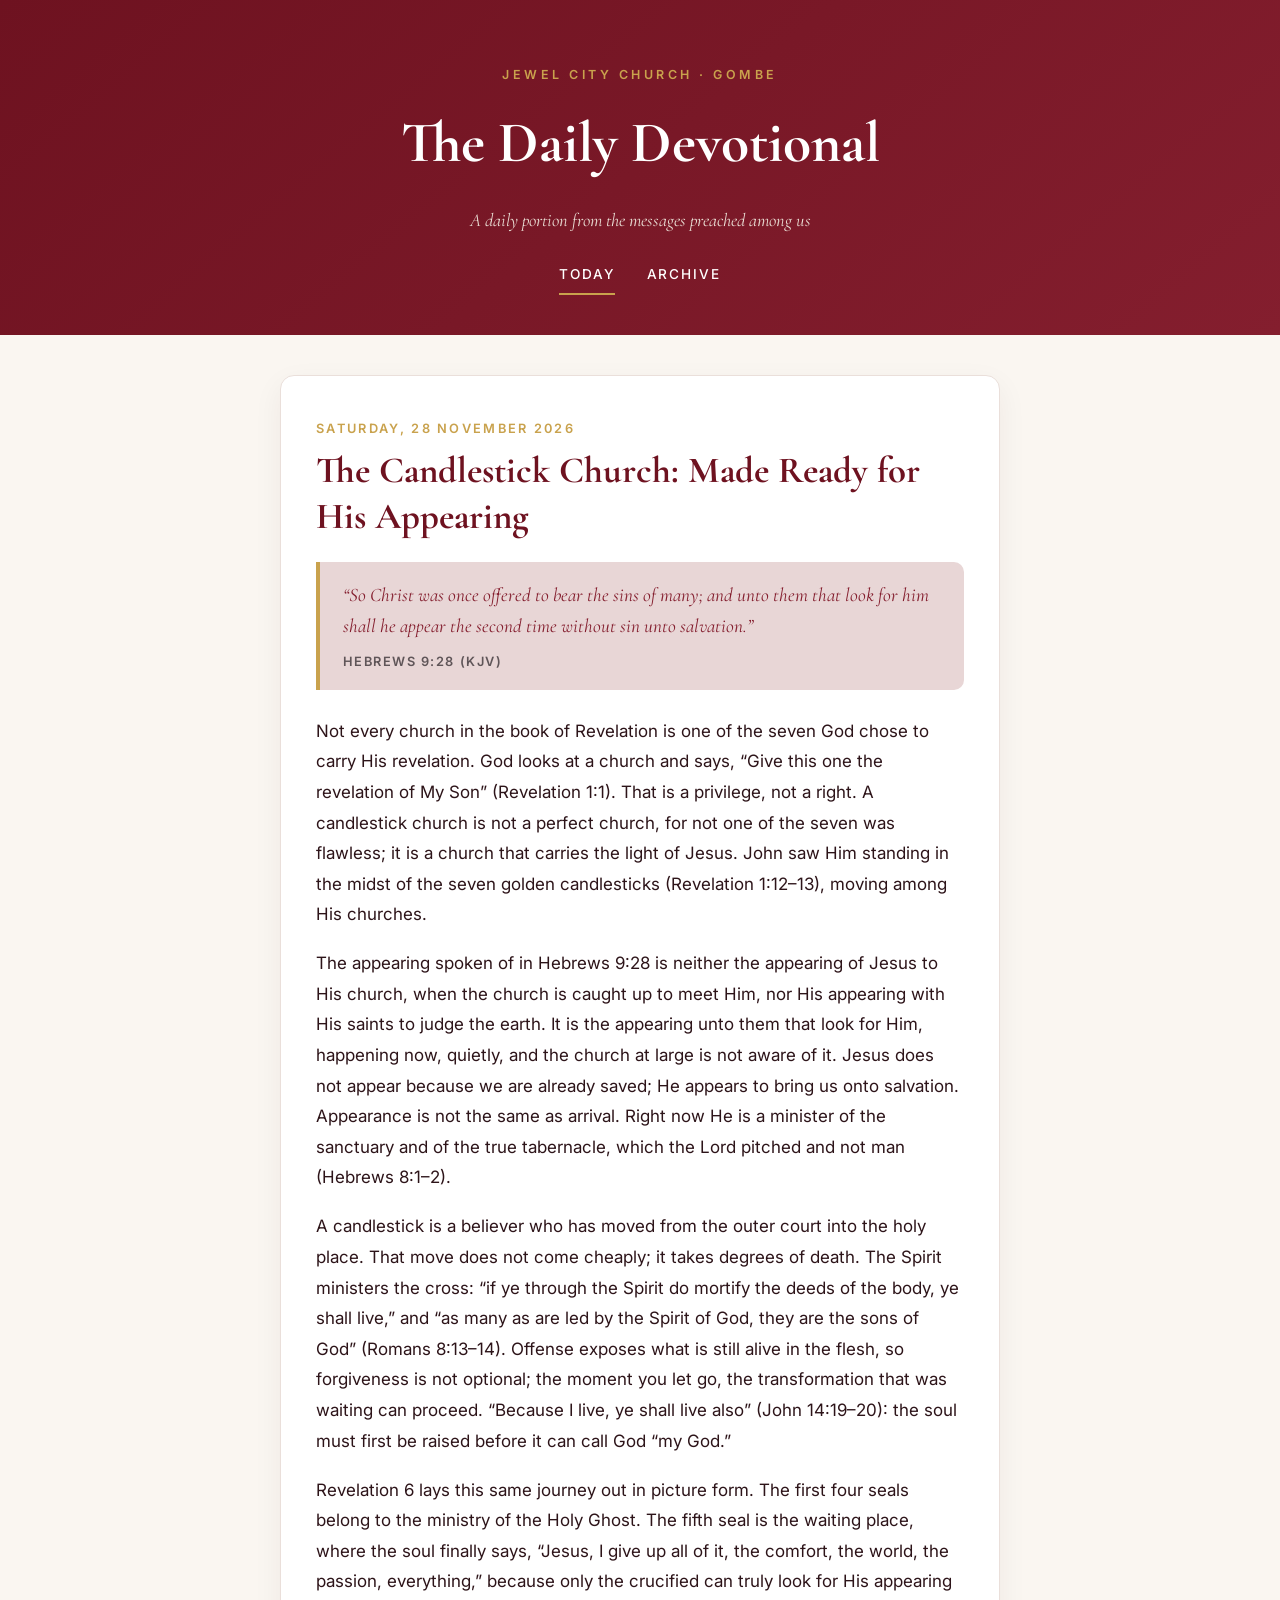
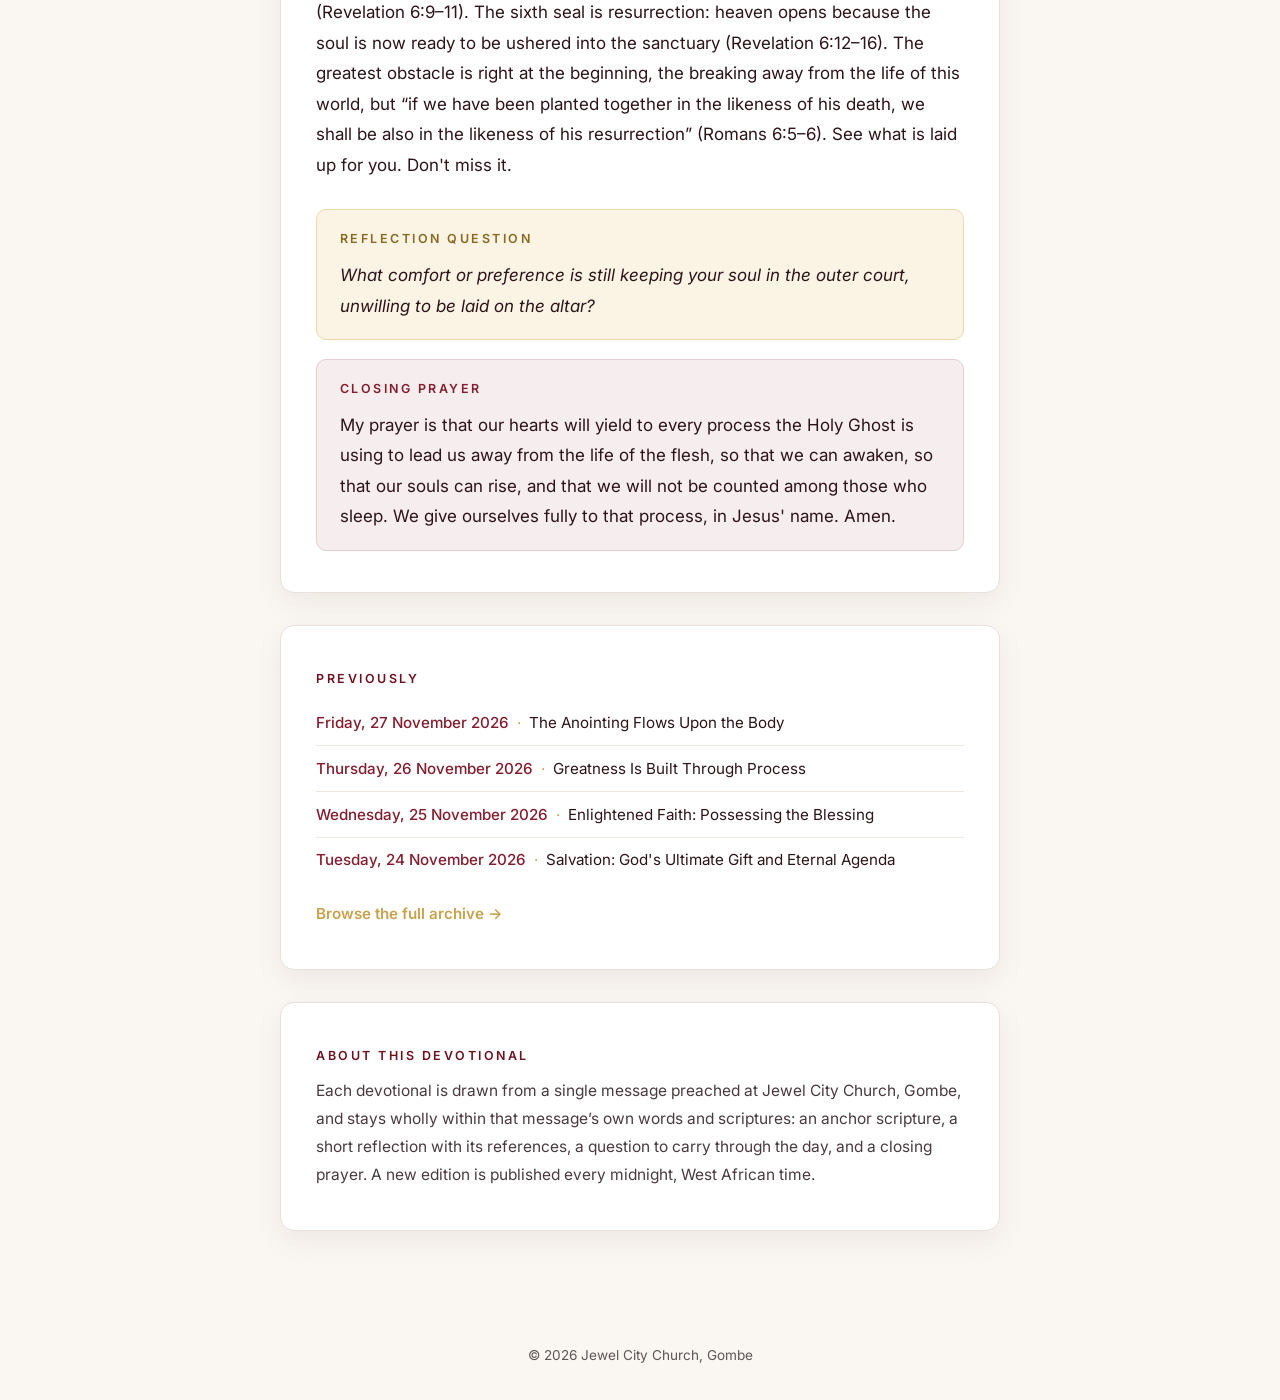
<file: index.html>
<!doctype html>
<html lang='en'>
<head>
<meta charset='utf-8'>
<meta name='viewport' content='width=device-width, initial-scale=1'>
<title>Daily Devotional · Jewel City Church, Gombe</title>
<meta name='description' content='A daily devotional drawn from the messages preached at Jewel City Church, Gombe. A new edition every midnight, West African time.'>
<link rel='preconnect' href='https://fonts.googleapis.com'>
<link rel='preconnect' href='https://fonts.gstatic.com' crossorigin>
<link href='https://fonts.googleapis.com/css2?family=Cormorant+Garamond:ital,wght@0,600;0,700;1,500&family=Inter:wght@400;500;600&display=swap' rel='stylesheet'>
<link rel='stylesheet' href='styles.css'>
<link rel="icon" href="favicon.ico" sizes="any">
<link rel="apple-touch-icon" href="apple-touch-icon.png">
<link rel="manifest" href="manifest.json">
<meta name="theme-color" content="#6E1220">
</head>
<body>
<header class='site'>
<p class='eyebrow'>Jewel City Church · Gombe</p>
<h1>The Daily Devotional</h1>
<p class='tagline'>A daily portion from the messages preached among us</p>
<nav><a href='index.html' class='active'>Today</a><a href='archive.html'>Archive</a></nav>
</header>
<main>
<article id='featured' class='card'></article>
<section class='card'>
<h3 class='block-label'>Previously</h3>
<ul id='recent' class='recent-list'></ul>
<p class='all-link'><a href='archive.html'>Browse the full archive →</a></p>
</section>
<section class='card'>
<h3 class='block-label'>About this devotional</h3>
<p class='about-text'>Each devotional is drawn from a single message preached at Jewel City Church, Gombe, and stays wholly within that message’s own words and scriptures: an anchor scripture, a short reflection with its references, a question to carry through the day, and a closing prayer. A new edition is published every midnight, West African time.</p>
</section>
</main>
<footer class='site-foot'><p>© 2026 Jewel City Church, Gombe</p></footer>
<script src='devotions.js'></script>
<script>
function esc(s){return s.replace(/&/g,'&amp;').replace(/</g,'&lt;')}
function headerHTML(e){return `<p class='date'>${esc(e.display)}</p><h2>${esc(e.title)}</h2>`}
function anchorHTML(e){return `<blockquote class='anchor'><p>${esc(e.anchorText)}</p><cite>${esc(e.anchorRef)}</cite></blockquote>`}
function bodyHTML(e){const ps=e.paragraphs.map(p=>`<p>${esc(p)}</p>`).join('');return anchorHTML(e)+`<div class='body'>${ps}</div><section class='reflection'><h3>Reflection question</h3><p>${esc(e.reflection)}</p></section><section class='prayer'><h3>Closing prayer</h3><p>${esc(e.prayer)}</p></section>`}
const d=DEVOTIONS[0];
document.getElementById('featured').innerHTML=headerHTML(d)+bodyHTML(d);
document.getElementById('recent').innerHTML=DEVOTIONS.slice(1,5).map(e=>`<li><a href='archive.html'>${esc(e.display)}</a><span class='sep'>·</span>${esc(e.title)}</li>`).join('');
</script>
</body>
</html>
</file>
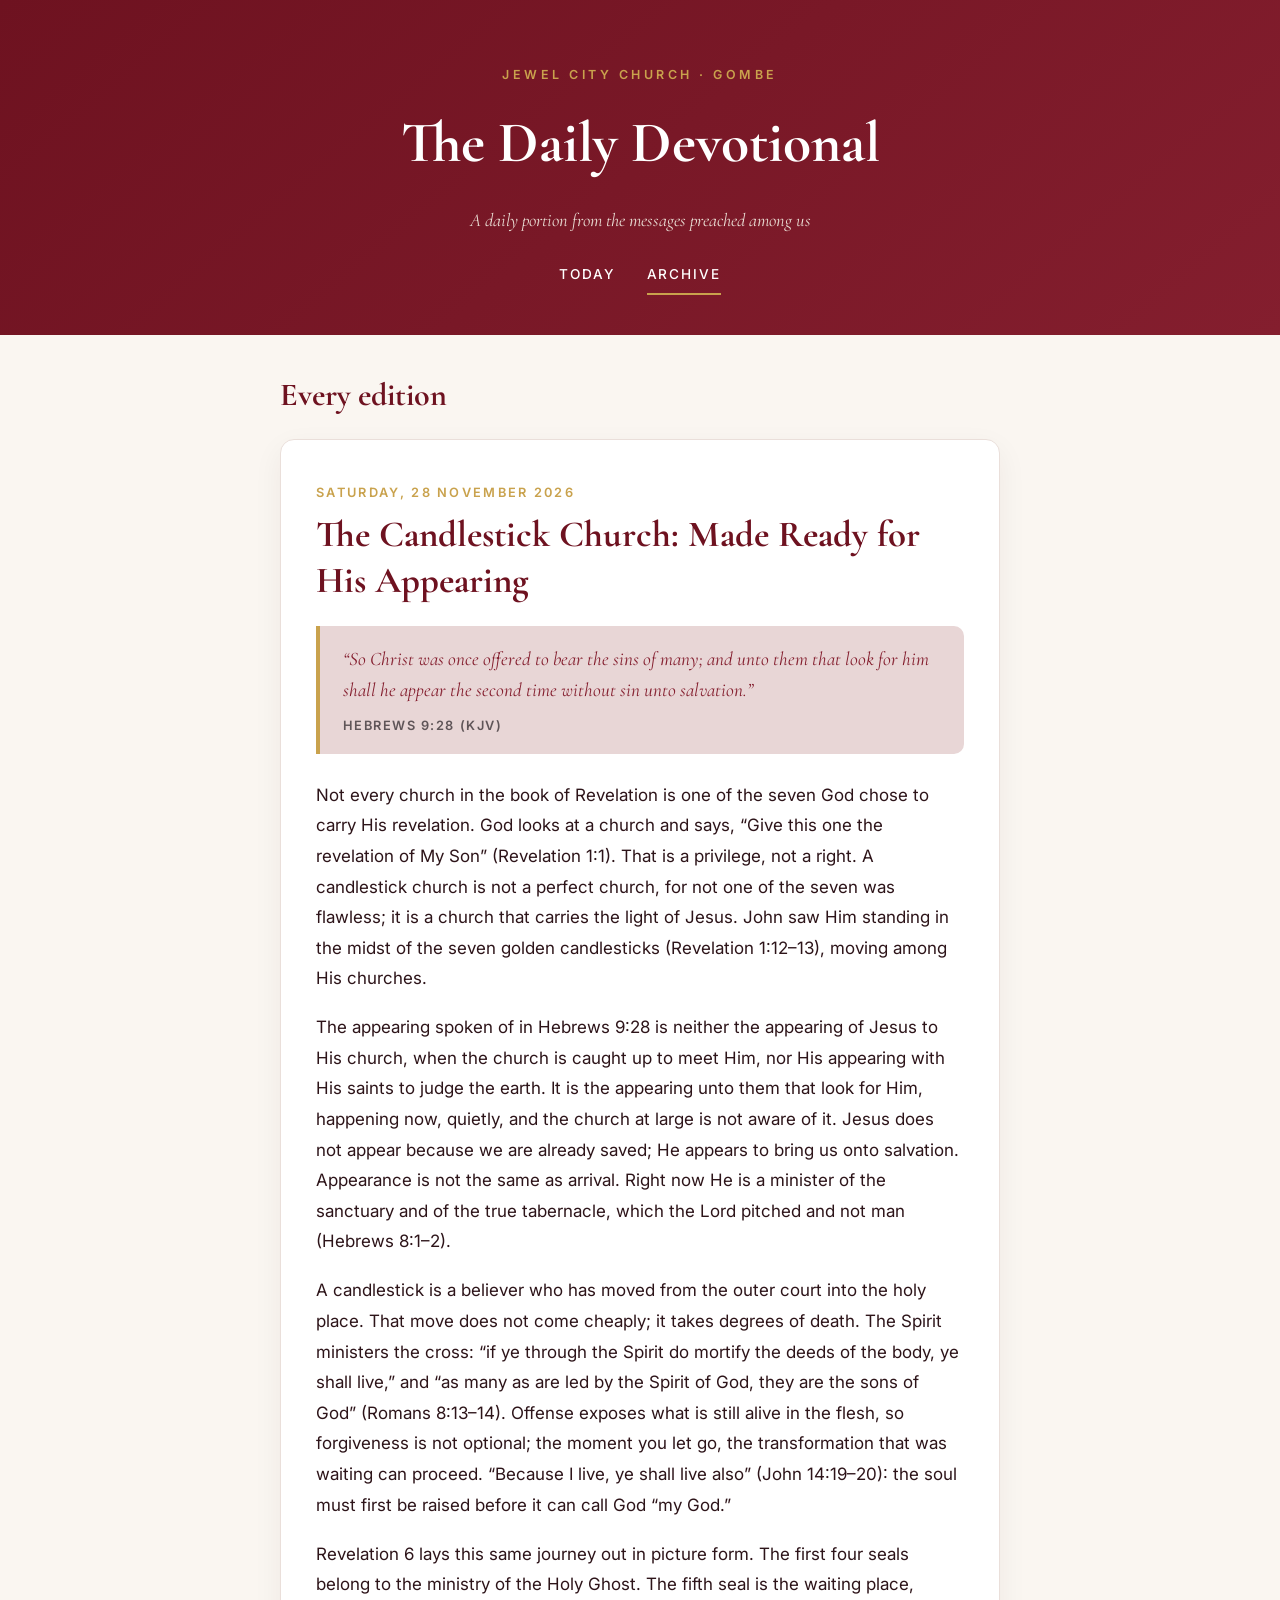
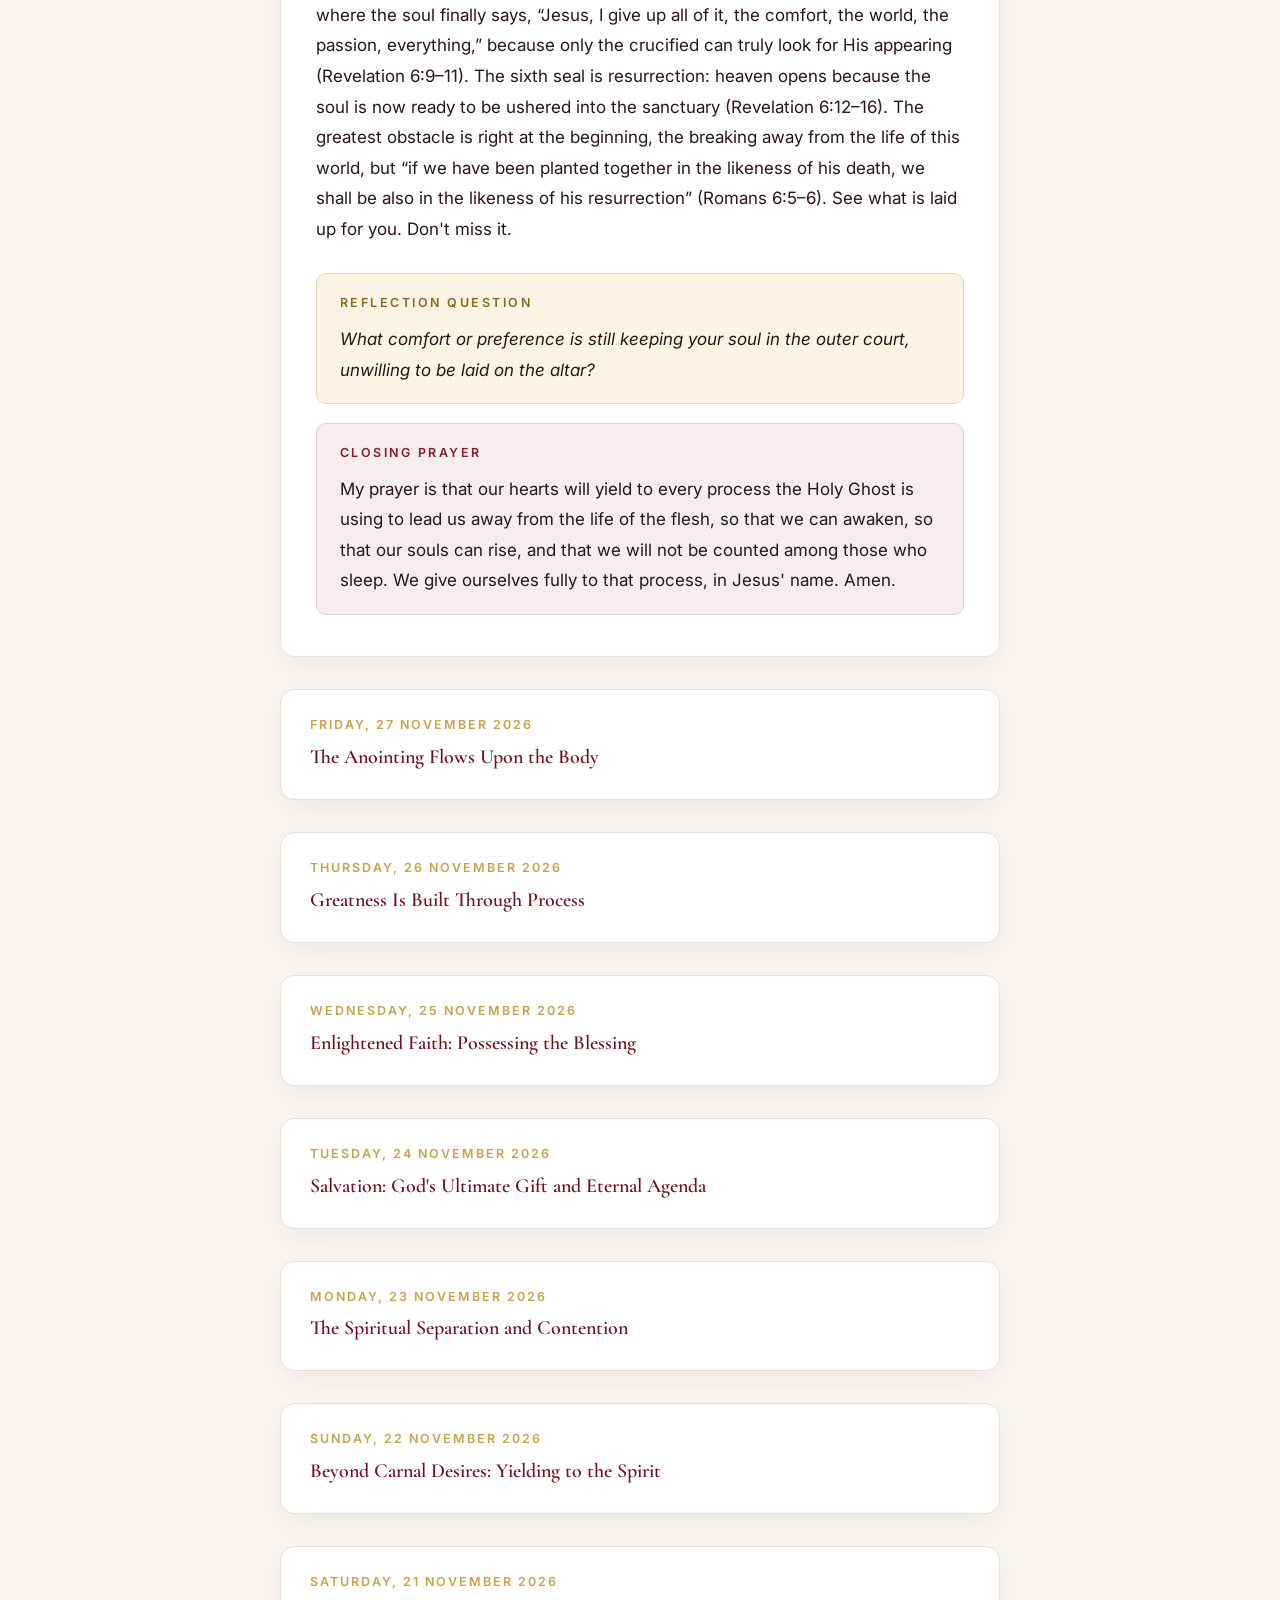
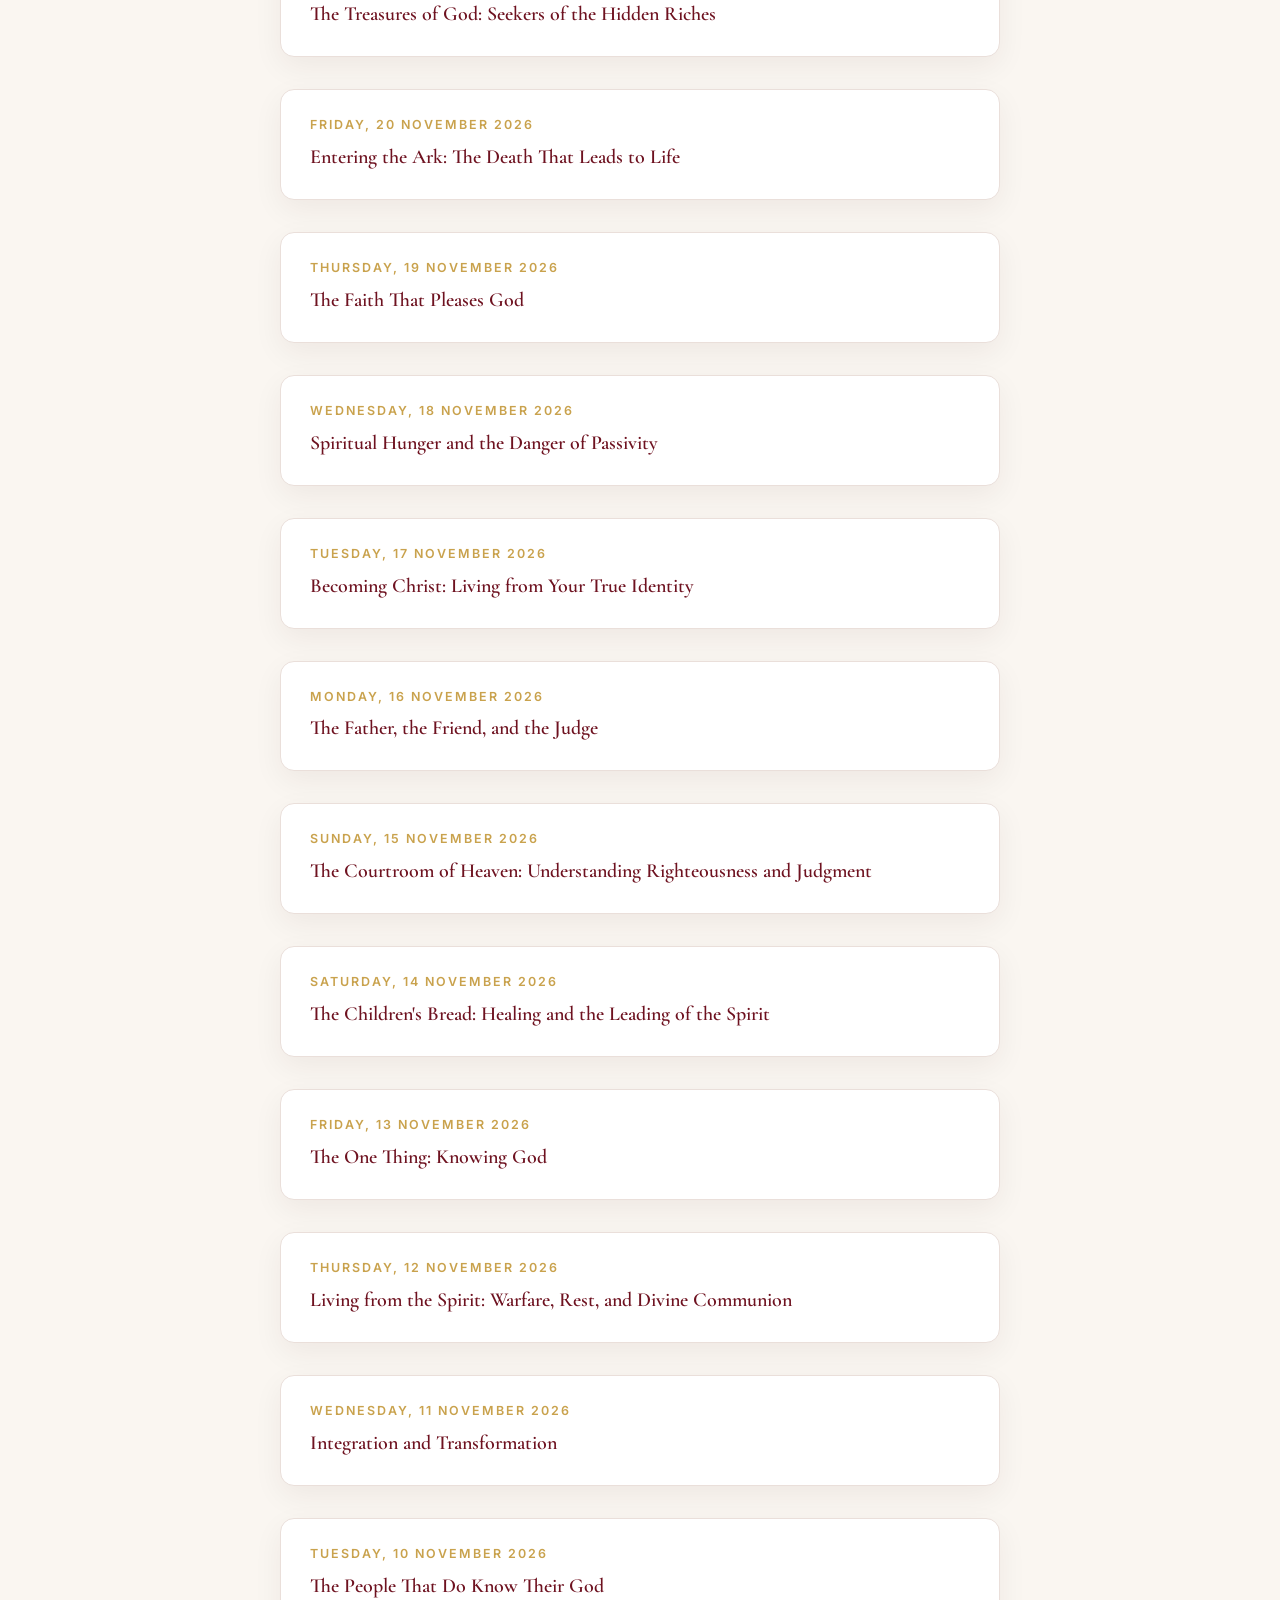
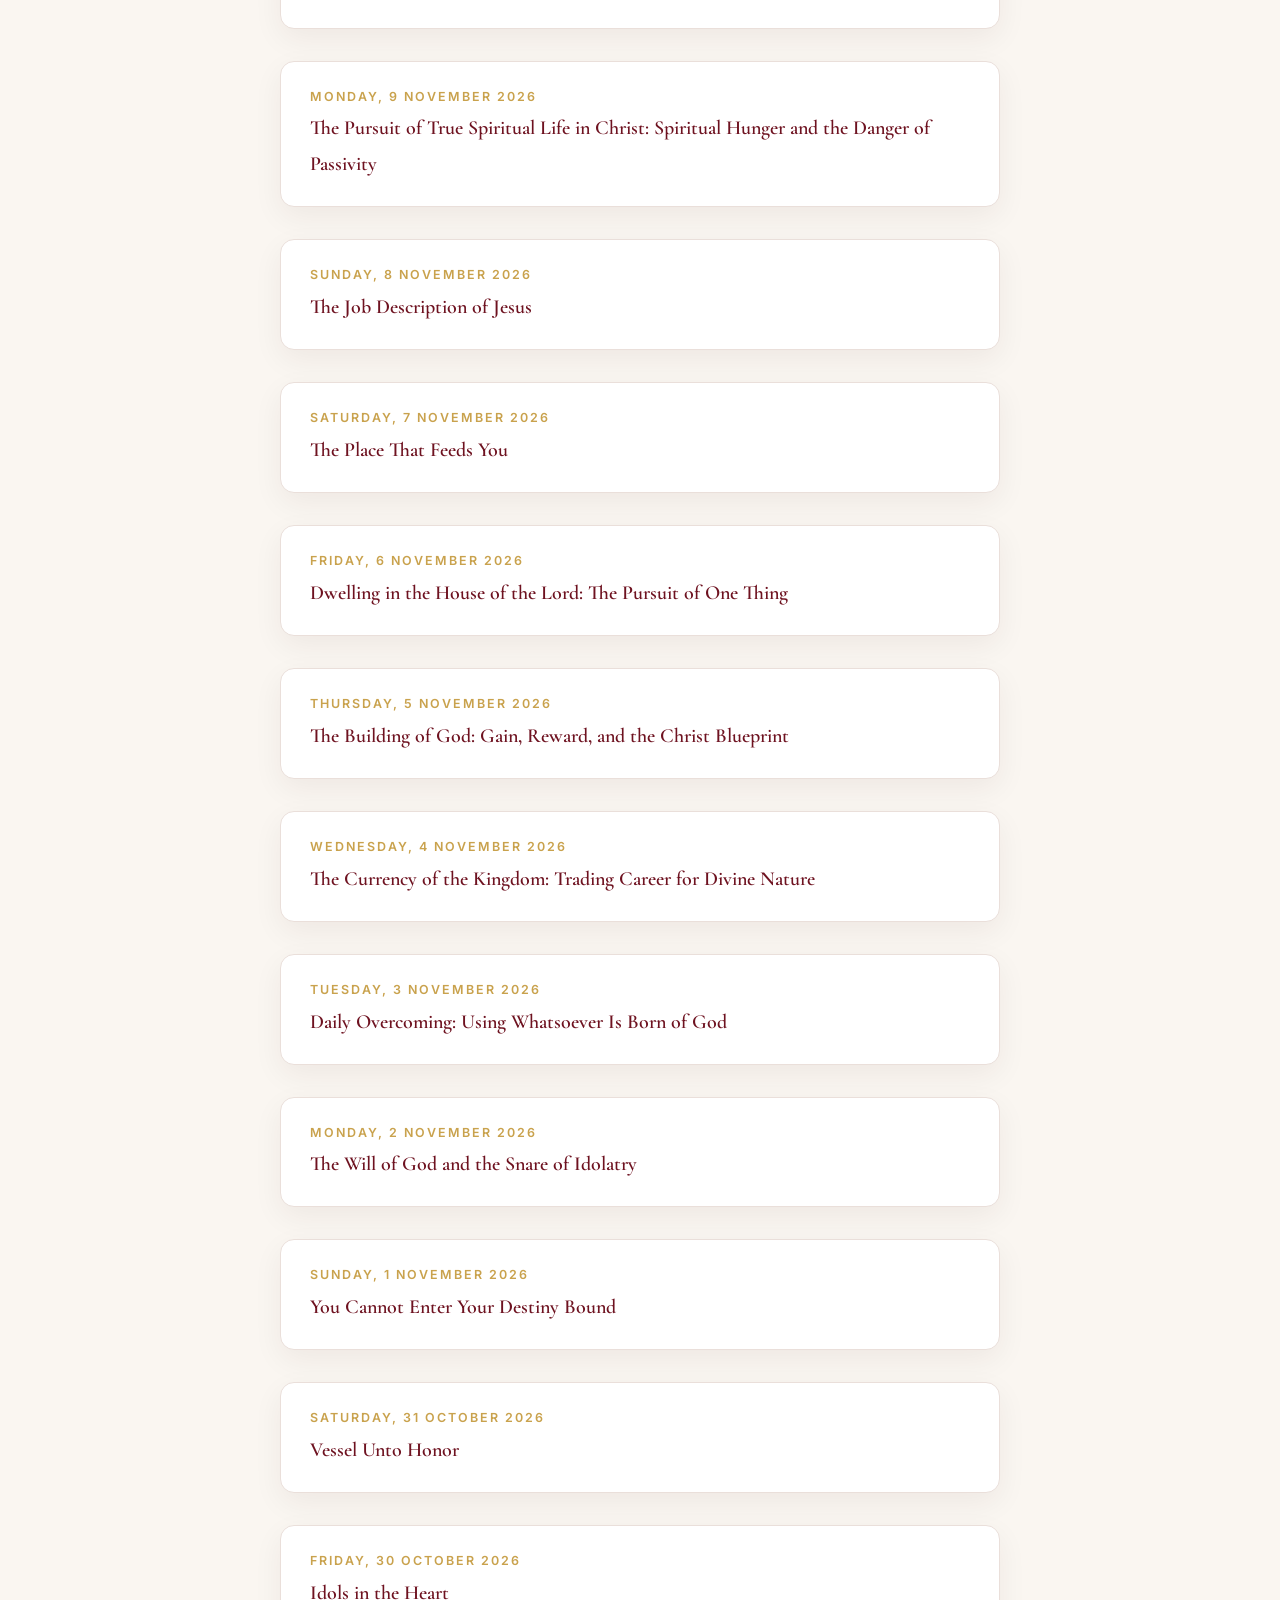
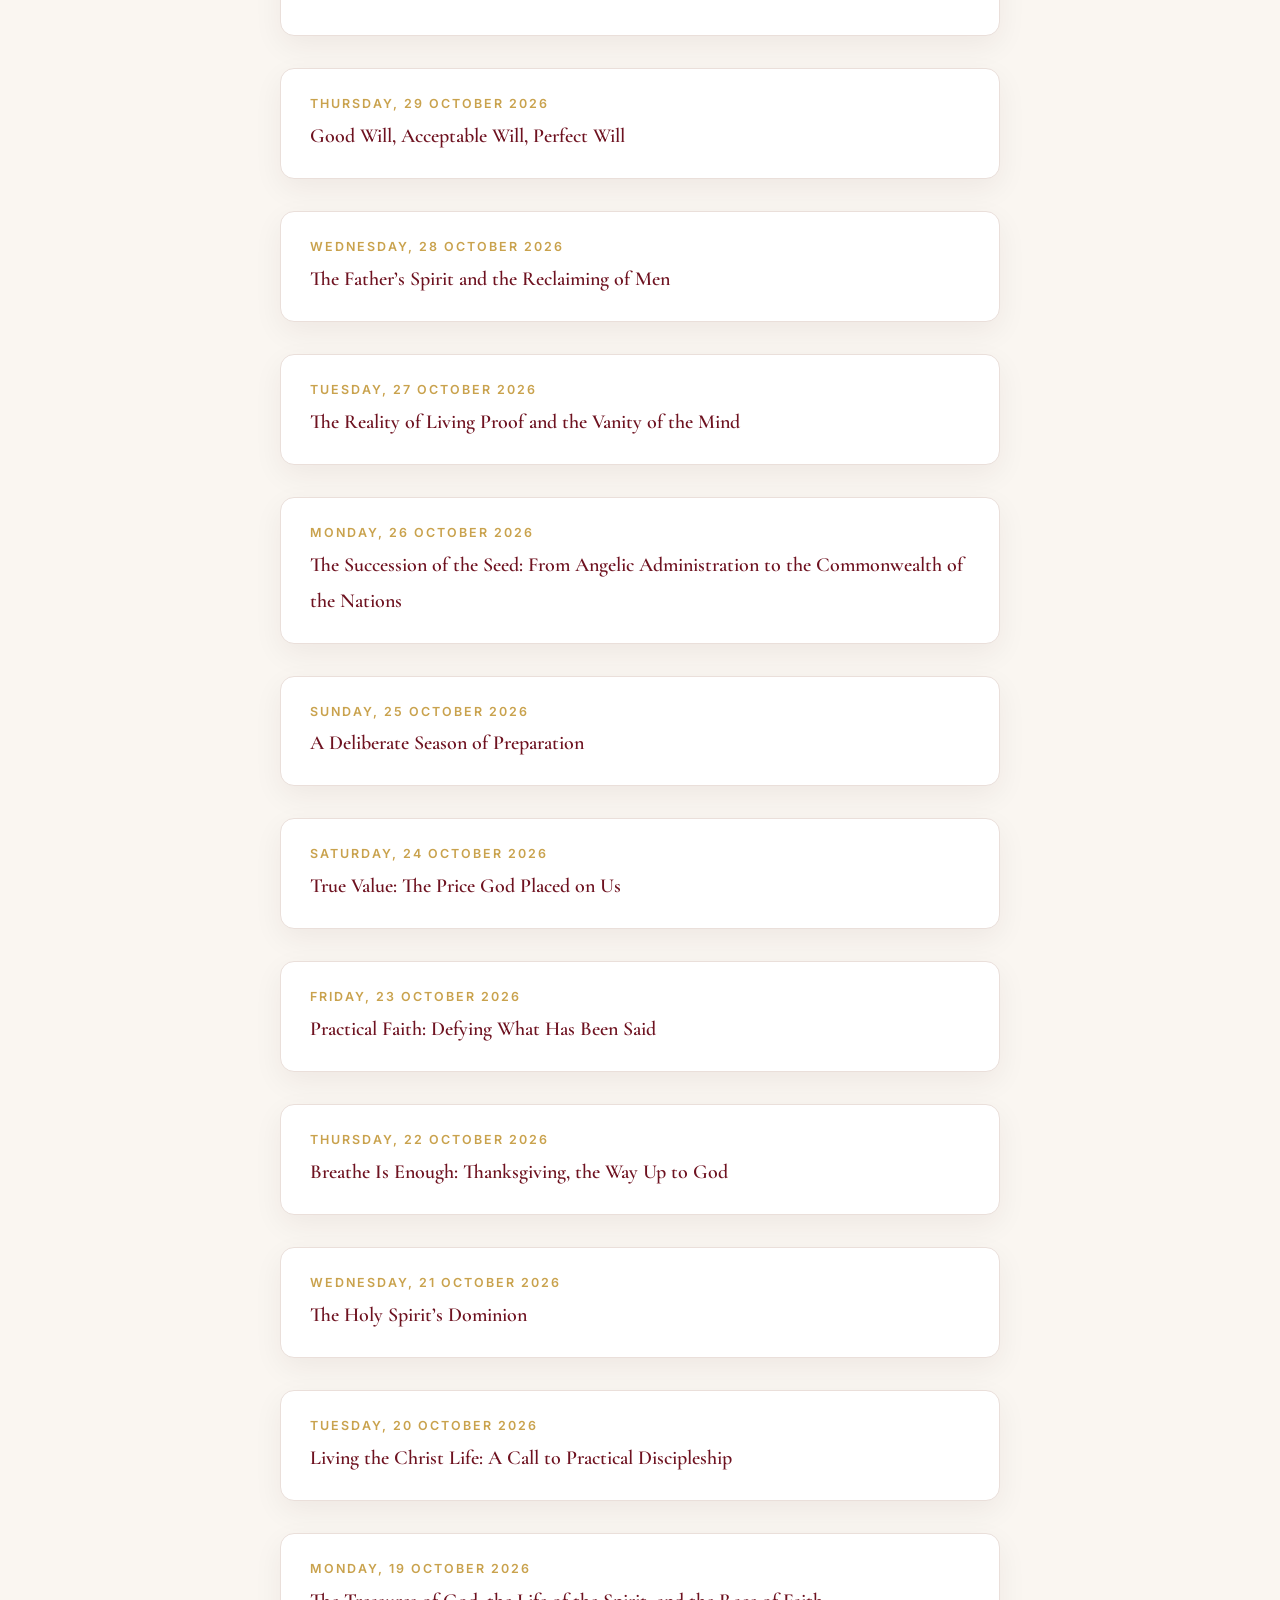
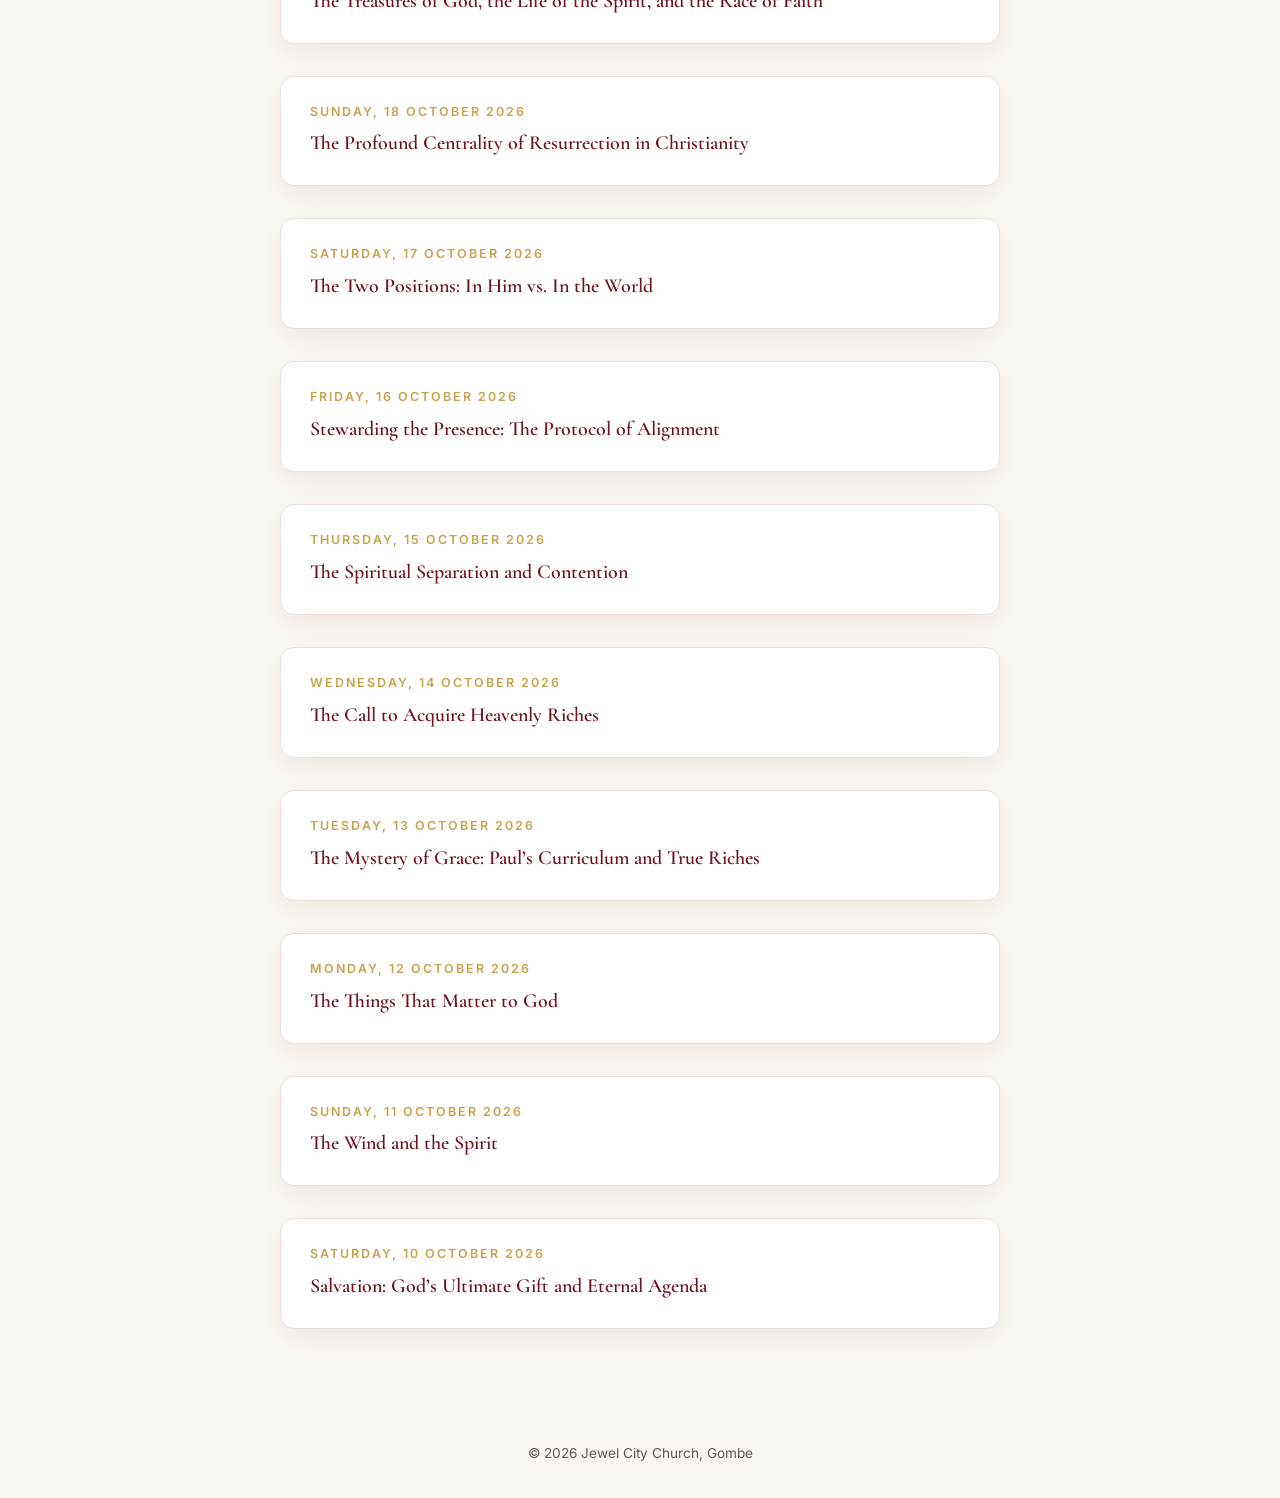
<file: archive.html>
<!doctype html>
<html lang='en'>
<head>
<meta charset='utf-8'>
<meta name='viewport' content='width=device-width, initial-scale=1'>
<title>Archive · Daily Devotional · Jewel City Church, Gombe</title>
<meta name='description' content='Every edition of the daily devotional of Jewel City Church, Gombe.'>
<link rel='preconnect' href='https://fonts.googleapis.com'>
<link rel='preconnect' href='https://fonts.gstatic.com' crossorigin>
<link href='https://fonts.googleapis.com/css2?family=Cormorant+Garamond:ital,wght@0,600;0,700;1,500&family=Inter:wght@400;500;600&display=swap' rel='stylesheet'>
<link rel='stylesheet' href='styles.css'>
<link rel="icon" href="favicon.ico" sizes="any">
<link rel="apple-touch-icon" href="apple-touch-icon.png">
<link rel="manifest" href="manifest.json">
<meta name="theme-color" content="#6E1220">
</head>
<body>
<header class='site'>
<p class='eyebrow'>Jewel City Church · Gombe</p>
<h1>The Daily Devotional</h1>
<p class='tagline'>A daily portion from the messages preached among us</p>
<nav><a href='index.html'>Today</a><a href='archive.html' class='active'>Archive</a></nav>
</header>
<main>
<h2 class='page-title'>Every edition</h2>
<div id='list'></div>
</main>
<footer class='site-foot'><p>© 2026 Jewel City Church, Gombe</p></footer>
<script src='devotions.js'></script>
<script>
function esc(s){return s.replace(/&/g,'&amp;').replace(/</g,'&lt;')}
function headerHTML(e){return `<p class='date'>${esc(e.display)}</p><h2>${esc(e.title)}</h2>`}
function anchorHTML(e){return `<blockquote class='anchor'><p>${esc(e.anchorText)}</p><cite>${esc(e.anchorRef)}</cite></blockquote>`}
function bodyHTML(e){const ps=e.paragraphs.map(p=>`<p>${esc(p)}</p>`).join('');return anchorHTML(e)+`<div class='body'>${ps}</div><section class='reflection'><h3>Reflection question</h3><p>${esc(e.reflection)}</p></section><section class='prayer'><h3>Closing prayer</h3><p>${esc(e.prayer)}</p></section>`}
document.getElementById('list').innerHTML=DEVOTIONS.map((e,i)=>{if(i===0){return `<article class='card'>${headerHTML(e)}${bodyHTML(e)}</article>`}return `<details class='card closed'><summary><span class='s-date'>${esc(e.display)}</span><span class='s-title'>${esc(e.title)}</span></summary><div class='entry'>${bodyHTML(e)}</div></details>`}).join('');
</script>
</body>
</html>
</file>
<file: styles.css>
:root{--maroon:#6E1220;--maroon-2:#841E2E;--ink:#2D1419;--gold:#C9A24D;--beige:#E8D6D6;--grey:#5F5558;--paper:#FAF6F1}
*{margin:0;padding:0;box-sizing:border-box}
body{font-family:'Inter',system-ui,-apple-system,sans-serif;background:var(--paper);color:var(--ink);line-height:1.8;font-size:17px;-webkit-font-smoothing:antialiased}
.site{background:linear-gradient(140deg,var(--maroon) 0%,var(--maroon-2) 100%);color:#fff;text-align:center;padding:4rem 1.5rem 2.5rem}
.eyebrow{font-size:.78rem;letter-spacing:.28em;text-transform:uppercase;color:var(--gold);font-weight:600}
.site h1{font-family:'Cormorant Garamond',Georgia,serif;font-size:clamp(2.4rem,6vw,3.6rem);font-weight:700;margin:.35rem 0 .5rem}
.tagline{color:#E9DCD3;font-style:italic;font-family:'Cormorant Garamond',Georgia,serif;font-size:1.15rem}
nav{margin-top:1.6rem;display:flex;gap:2rem;justify-content:center}
nav a{color:#fff;text-decoration:none;font-size:.85rem;letter-spacing:.14em;text-transform:uppercase;font-weight:500;padding-bottom:.35rem;border-bottom:2px solid transparent}
nav a.active,nav a:hover{border-bottom-color:var(--gold)}
main{max-width:760px;margin:0 auto;padding:2.5rem 1.25rem 3rem}
.card{background:#fff;border:1px solid #EADFDA;border-radius:14px;box-shadow:0 10px 30px rgba(45,20,25,.06);padding:2.6rem 2.2rem;margin-bottom:2rem}
.date{font-size:.8rem;letter-spacing:.18em;text-transform:uppercase;color:var(--gold);font-weight:600;margin-bottom:.5rem}
h2{font-family:'Cormorant Garamond',Georgia,serif;font-size:clamp(1.7rem,4vw,2.3rem);line-height:1.25;margin-bottom:1.4rem;color:var(--maroon)}
.page-title{font-family:'Cormorant Garamond',Georgia,serif;color:var(--maroon);font-size:2rem;margin-bottom:1.5rem}
.anchor{background:var(--beige);border-left:4px solid var(--gold);padding:1.1rem 1.4rem;border-radius:0 10px 10px 0;margin-bottom:1.6rem}
.anchor p{font-family:'Cormorant Garamond',Georgia,serif;font-size:1.2rem;font-style:italic;color:var(--maroon-2);line-height:1.6}
.anchor cite{display:block;margin-top:.5rem;font-family:'Inter',sans-serif;font-size:.8rem;letter-spacing:.12em;text-transform:uppercase;color:var(--grey);font-style:normal;font-weight:600}
.body p{margin-bottom:1.15rem}
.body p:last-child{margin-bottom:0}
h3{font-family:'Inter',sans-serif;font-size:.78rem;letter-spacing:.2em;text-transform:uppercase;font-weight:600;margin-bottom:.6rem}
.block-label{color:var(--maroon)}
.reflection{margin-top:1.8rem;background:#FBF3E4;border:1px solid #EAD9AE;border-radius:10px;padding:1.1rem 1.4rem}
.reflection h3{color:#8A6A1F}
.reflection p{font-style:italic}
.prayer{margin-top:1.2rem;background:#F6EDEE;border:1px solid #E5CDD1;border-radius:10px;padding:1.1rem 1.4rem}
.prayer h3{color:var(--maroon-2)}
.recent-list{list-style:none}
.recent-list li{padding:.55rem 0;border-bottom:1px solid #F0E6DC;font-size:.95rem}
.recent-list li:last-child{border-bottom:0}
.recent-list a{color:var(--maroon-2);text-decoration:none;font-weight:500}
.recent-list a:hover{text-decoration:underline}
.sep{margin:0 .5rem;color:var(--gold)}
.all-link{margin-top:1.1rem;font-size:.95rem}
.all-link a{color:var(--gold);font-weight:600;text-decoration:none}
.all-link a:hover{text-decoration:underline}
.about-text{font-size:.97rem;color:#4A3A3E}
details.card{padding:0;overflow:hidden}
details.card summary{cursor:pointer;list-style:none;display:flex;flex-direction:column;gap:.15rem;padding:1.5rem 1.8rem}
details.card summary::-webkit-details-marker{display:none}
.s-date{font-size:.78rem;letter-spacing:.16em;text-transform:uppercase;color:var(--gold);font-weight:600}
.s-title{font-family:'Cormorant Garamond',Georgia,serif;font-size:1.25rem;font-weight:600;color:var(--maroon)}
details.card[open] summary{border-bottom:1px solid #F0E6DC}
details.card .entry{padding:2.2rem 1.8rem}
.site-foot{padding:2rem;text-align:center;color:var(--grey);font-size:.85rem}
@media(max-width:560px){.card{padding:1.8rem 1.3rem}details.card .entry{padding:1.6rem 1.3rem}details.card summary{padding:1.2rem 1.3rem}}
</file>
